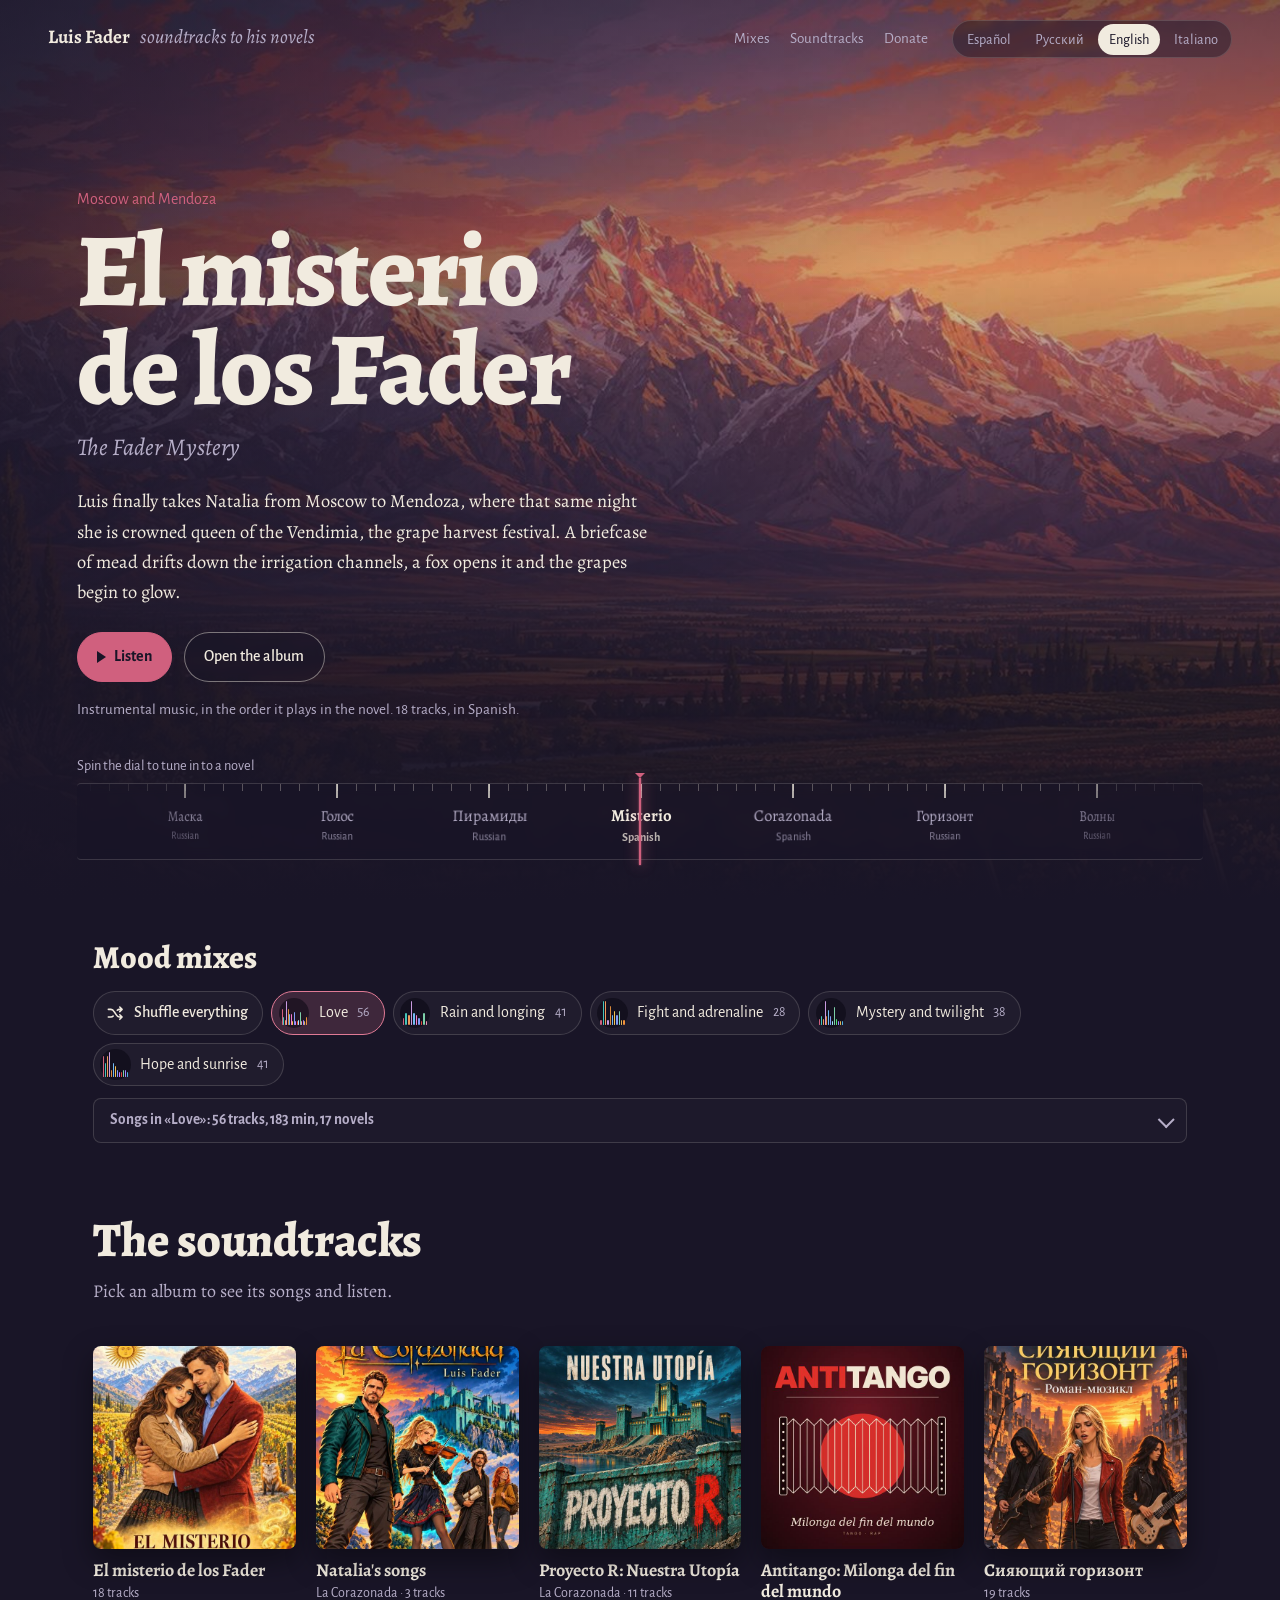
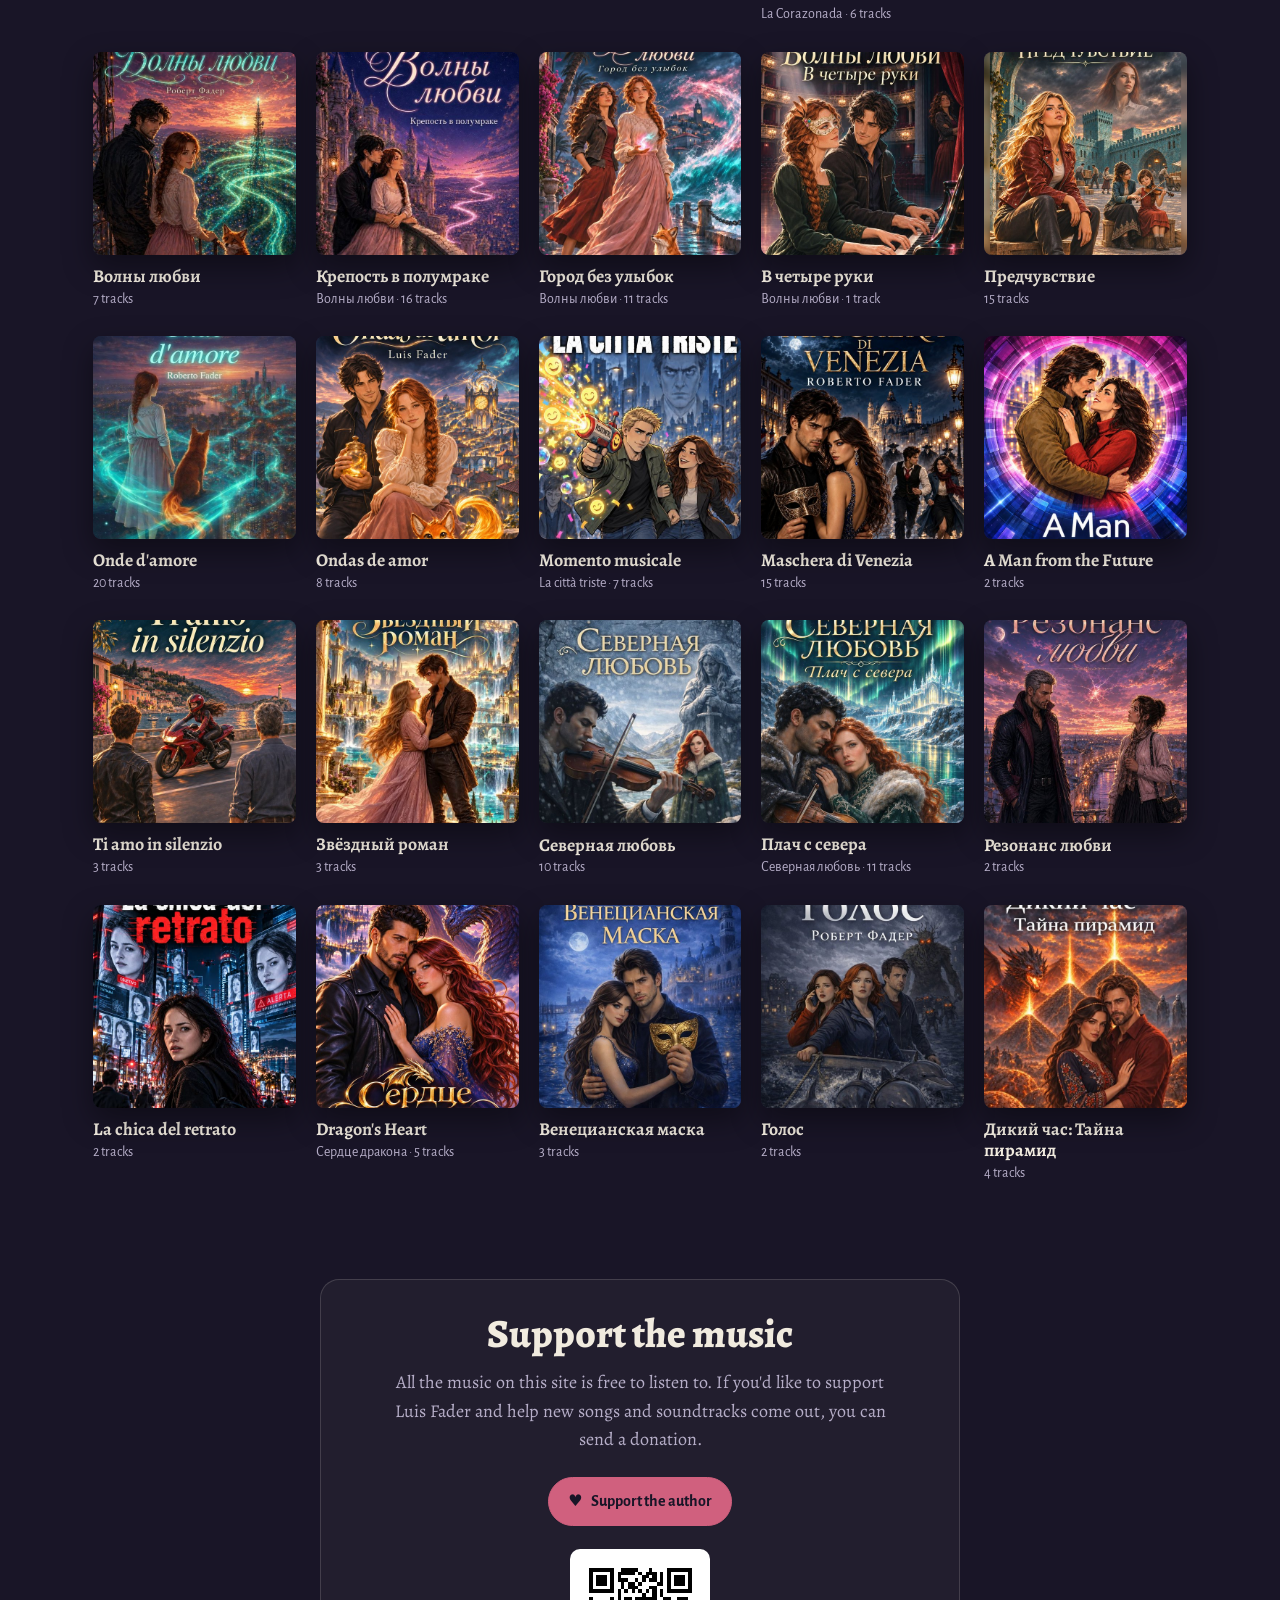
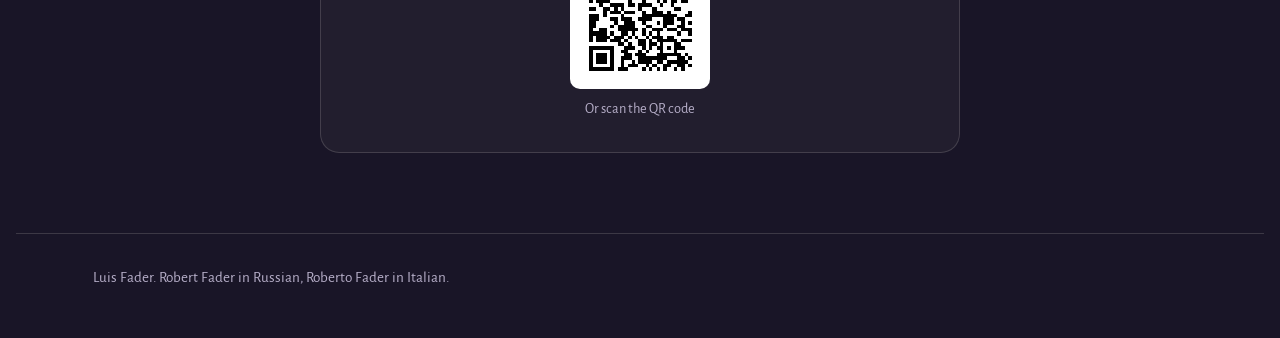
<file: index.html>
<!doctype html>
<html lang="es">
<head>
<meta charset="utf-8">
<meta name="viewport" content="width=device-width, initial-scale=1">
<title>Luis Fader — bandas sonoras de sus novelas</title>
<meta name="description" content="Las bandas sonoras de las novelas de Luis Fader en un solo lugar: Mendoza, la fortaleza turquesa, el horizonte después de la catástrofe, Verdegrado y Sinea. Escuchalas acá o entrá al sitio de cada una.">
<meta property="og:title" content="Luis Fader — bandas sonoras, саундтреки, soundtracks">
<meta property="og:description" content="Sintonizá una novela y escuchá su música. Настройтесь на роман и слушайте его музыку. Tune in to a novel and hear its music.">
<meta property="og:image" content="img/mundos/misteriofader-fondo.jpg">
<meta name="theme-color" content="#191527">
<link rel="manifest" href="manifest.webmanifest">
<link rel="apple-touch-icon" href="img/app/apple-touch-icon.png">
<meta name="apple-mobile-web-app-capable" content="yes">
<meta name="mobile-web-app-capable" content="yes">
<meta name="apple-mobile-web-app-status-bar-style" content="black-translucent">
<meta name="apple-mobile-web-app-title" content="Fader Música">
<link rel="icon" href="data:image/svg+xml,%3Csvg xmlns='http://www.w3.org/2000/svg' viewBox='0 0 32 32'%3E%3Crect width='32' height='32' rx='7' fill='%23191527'/%3E%3Cpath d='M6 22h20M9 22V12M13 22V8M17 22v-9M21 22V10' stroke='%23f1ebdf' stroke-width='2' stroke-linecap='round'/%3E%3C/svg%3E">
<link rel="preconnect" href="https://fonts.googleapis.com">
<link rel="preconnect" href="https://fonts.gstatic.com" crossorigin>
<link href="https://fonts.googleapis.com/css2?family=Alegreya:ital,wght@0,400;0,500;0,700;0,800;1,400;1,500&family=Alegreya+Sans:wght@400;500;700&display=swap&subset=cyrillic" rel="stylesheet">
<link rel="stylesheet" href="style.css?v=20261124e">
</head>
<body>
<a class="skip" href="#bandas" data-i18n="skip">Ir a las bandas sonoras</a>

<header class="top">
  <a class="brand" href="#"><b data-i18n="name">Luis Fader</b> <span data-i18n="tagline">bandas sonoras de sus novelas</span></a>
  <div class="top-right">
    <nav data-i18n-aria="navSections" aria-label="Secciones">
      <a href="#canal" id="nav-canal" data-i18n="navCanal" hidden>Canal</a>
      <a href="#mezclas" data-i18n="navMixes">Mezclas</a>
      <a href="#bandas" data-i18n="navSoundtracks">Bandas sonoras</a>
      <a href="#donar" data-i18n="navDonate">Donar</a>
    </nav>
    <button type="button" class="install" id="install" hidden data-i18n="install">Instalar la app</button>
    <div class="langs" role="group" data-i18n-aria="langPick" aria-label="Idioma del sitio" id="langs">
      <button type="button" data-ui="es" lang="es" aria-pressed="true">Español</button>
      <button type="button" data-ui="ru" lang="ru" aria-pressed="false">Русский</button>
      <button type="button" data-ui="en" lang="en" aria-pressed="false">English</button>
      <button type="button" data-ui="it" lang="it" aria-pressed="false">Italiano</button>
    </div>
  </div>
</header>

<section class="hero" aria-labelledby="hero-title">
  <div class="bg" aria-hidden="true"><div class="layer"></div><div class="layer"></div></div>
  <div class="hero-inner">
    <p class="place" id="hero-place"></p>
    <h1 id="hero-title"></h1>
    <p class="es" id="hero-tr"></p>
    <p class="blurb" id="hero-blurb"></p>
    <div class="actions">
      <button class="btn primary" id="hero-play" type="button" data-i18n="listen">Escuchar</button>
      <a class="btn" id="hero-tracks" href="#bandas" data-i18n="seeTracks">Abrir el disco</a>
    </div>
    <p class="count" id="hero-count"></p>
  </div>

  <div class="radio">
    <p class="radio-hint" id="dial-label" data-i18n="tune">Girá el dial para sintonizar una novela</p>
    <div class="dial">
      <div class="dial-strip" role="radiogroup" aria-labelledby="dial-label" id="dial"><div class="dial-track" id="dial-track"></div></div>
      <div class="needle" aria-hidden="true"></div>
    </div>
  </div>
</section>

<main>
  <section class="block canal" id="canal" aria-labelledby="canal-t" hidden>
    <div class="block-head">
      <h2 id="canal-t" data-i18n="chanH">Música nueva</h2>
      <p data-i18n="chanP">Canciones e instrumentales que van saliendo de a una, de las novelas o de cualquier otra cosa.</p>
    </div>
    <div class="feed" id="feed"></div>
    <button type="button" class="btn feed-more" id="feed-more" hidden>Ver publicaciones anteriores</button>
  </section>

  <section class="block" id="ranking" aria-labelledby="ranking-t" hidden>
    <div class="block-head">
      <h2 id="ranking-t" data-i18n="topH">Lo más escuchado ahora</h2>
      <p data-i18n="topP">Las canciones que más están sonando en el sitio. Tocá una para escucharla.</p>
      <div class="tools"><div class="seg" id="top-pick" role="group"></div></div>
    </div>
    <div id="top" class="toplist"></div>
  </section>

  <section class="block" id="mezclas" aria-labelledby="mezclas-t">
    <div class="mix-head">
      <h2 id="mezclas-t" data-i18n="mixesH">Mezclas por ánimo</h2>
    </div>
    <div id="mixes" class="mixes" role="group" data-i18n-aria="mixesH" aria-label="Mezclas por ánimo"></div>
    <details class="disc mix-list" id="mix-list"><summary><span class="d-name" id="mix-list-t"></span></summary><div id="mix-list-body"></div></details>
  </section>

  <section class="block" id="bandas" aria-labelledby="bandas-t">
    <div class="block-head">
      <h2 id="bandas-t" data-i18n="soundtracksH">Las bandas sonoras</h2>
      <p data-i18n="soundtracksP">Elegí un disco para ver sus canciones y escucharlo.</p>
    </div>
    <div id="worlds"></div>
  </section>


  <section class="block donate" id="donar" aria-labelledby="donar-t">
    <div class="dn-box">
      <h2 id="donar-t" data-i18n="donateH">Apoyá la música</h2>
      <p data-i18n="donateP">Toda la música del sitio se escucha gratis. Si querés apoyar a Luis Fader y ayudar a que salgan nuevas canciones y bandas sonoras, podés enviar una donación.</p>
      <a class="btn dn-btn" href="https://boosty.to/fader26/donate" target="_blank" rel="noopener">♥ <span data-i18n="donateBtn">Apoyar al autor</span></a>
      <div class="dn-qr"><img src="img/app/donate-qr.png" alt="QR" width="140" height="140" loading="lazy"><span data-i18n="donateQr">O escaneá el código QR</span></div>
    </div>
  </section>
</main>

<section class="album-view" id="album" hidden aria-labelledby="av-title"></section>

<footer class="foot">
  <p data-i18n="footName">Luis Fader. Robert Fader en ruso, Roberto Fader en italiano.</p>
</footer>

<aside class="lyrics" id="lyrics" hidden aria-labelledby="ly-title">
  <div class="ly-head">
    <div class="ly-who">
      <p class="ly-title" id="ly-title"></p>
      <p class="ly-sub" id="ly-sub"></p>
    </div>
    <button type="button" class="ly-close" id="ly-close" data-i18n-aria="lyricsClose" aria-label="Cerrar la letra"><svg viewBox="0 0 24 24" aria-hidden="true"><path d="M6 6l12 12M18 6 6 18"/></svg></button>
  </div>
  <div class="ly-tabs" id="ly-tabs" role="group" hidden></div>
  <div class="ly-body" id="ly-body" tabindex="0"></div>
</aside>

<dialog class="cover-view" id="cover-view">
  <img id="cv-img" alt="">
  <button type="button" class="ly-close cv-close" id="cv-close" data-i18n-aria="coverClose" aria-label="Cerrar la imagen"><svg viewBox="0 0 24 24" aria-hidden="true"><path d="M6 6l12 12M18 6 6 18"/></svg></button>
</dialog>

<dialog class="cover-view install-help" id="install-help">
  <div class="ih-box">
    <p class="ih-title" data-i18n="installTitle">Instalar la aplicación</p>
    <p data-i18n="installIOS">En el iPhone: tocá el botón Compartir de Safari y elegí «Agregar a inicio».</p>
    <button type="button" class="btn ih-ok" id="install-ok" data-i18n="installOk">Entendido</button>
  </div>
</dialog>

<aside class="queue" id="queue" hidden aria-labelledby="q-title">
  <div class="ly-head">
    <div class="ly-who">
      <p class="ly-title" id="q-title"></p>
      <p class="ly-sub" id="q-sub"></p>
    </div>
    <button type="button" class="ly-close" id="q-close" data-i18n-aria="queueClose" aria-label="Cerrar la lista"><svg viewBox="0 0 24 24" aria-hidden="true"><path d="M6 6l12 12M18 6 6 18"/></svg></button>
  </div>
  <ol class="q-body" id="q-body"></ol>
</aside>

<div class="player" id="player" hidden>
  <img class="p-cover" id="p-cover" alt="" role="button" tabindex="0">
  <div class="p-meta">
    <button type="button" class="p-title" id="p-title" aria-expanded="false" aria-controls="queue"></button>
    <p class="p-sub" id="p-sub"></p>
  </div>
  <button type="button" class="p-spec" id="p-spec-btn" hidden><canvas id="p-spec" aria-hidden="true"></canvas></button>
  <div class="p-controls">
    <button type="button" id="p-prev" data-i18n-aria="prev" aria-label="Pista anterior"><svg viewBox="0 0 24 24" aria-hidden="true"><path d="M7 5v14M18 5 9 12l9 7z"/></svg></button>
    <button type="button" id="p-toggle" class="p-main" aria-label="Pausar"><svg viewBox="0 0 24 24" aria-hidden="true" id="p-icon"><path d="M8 5v14M16 5v14"/></svg></button>
    <button type="button" id="p-next" data-i18n-aria="next" aria-label="Pista siguiente"><svg viewBox="0 0 24 24" aria-hidden="true"><path d="M17 5v14M6 5l9 7-9 7z"/></svg></button>
  </div>
  <div class="p-progress">
    <span id="p-cur">0:00</span>
    <input type="range" id="p-seek" min="0" max="1000" value="0" data-i18n-aria="seek" aria-label="Posición en la pista">
    <span id="p-dur">0:00</span>
  </div>
  <button type="button" class="p-ly" id="p-ly" aria-expanded="false" aria-controls="lyrics"><svg viewBox="0 0 24 24" aria-hidden="true"><path d="M4 6h11M4 10h11M4 14h7"/><circle cx="17.5" cy="17" r="2.5"/><path d="M20 17V7l-3 1"/></svg><span data-i18n="lyrics">Letra</span></button>
  <p class="p-error" id="p-error" role="status"></p>
  <audio id="audio" preload="none"></audio>
</div>

<script src="canal/posts.js"></script>
<script src="data.js?v=20261124e"></script>
<script src="app.js?v=20261124e"></script>
</body>
</html>
</file>
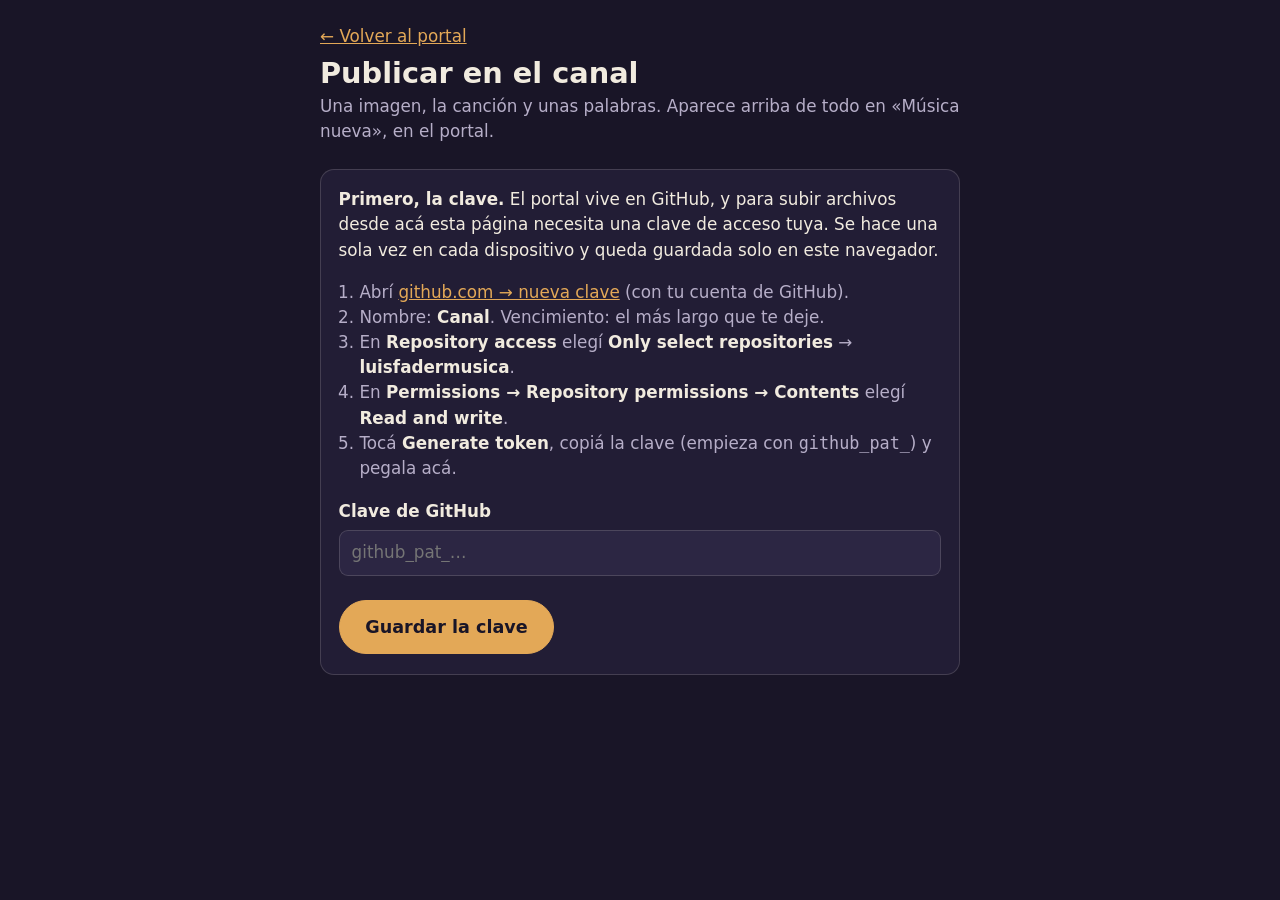
<file: publicar.html>
<!doctype html>
<html lang="es">
<head>
<meta charset="utf-8">
<meta name="viewport" content="width=device-width, initial-scale=1">
<meta name="robots" content="noindex, nofollow">
<title>Publicar en el canal — Luis Fader</title>
<meta name="theme-color" content="#191527">
<link rel="icon" href="data:image/svg+xml,%3Csvg xmlns='http://www.w3.org/2000/svg' viewBox='0 0 32 32'%3E%3Crect width='32' height='32' rx='7' fill='%23191527'/%3E%3Cpath d='M16 8v16M8 16h16' stroke='%23e3a857' stroke-width='3' stroke-linecap='round'/%3E%3C/svg%3E">
<style>
:root{--night:#191527;--night-2:#221d35;--night-3:#2c2643;--paper:#f1ebdf;--muted:#b6aec8;--rule:rgba(241,235,223,.16);--w:#e3a857;--ok:#8fd19e;--err:#ff8f8f;
  --sans:"Alegreya Sans","Segoe UI",system-ui,-apple-system,sans-serif}
*{box-sizing:border-box}
body{margin:0;background:var(--night);color:var(--paper);font-family:var(--sans);font-size:1.05rem;line-height:1.5}
main{max-width:42rem;margin:0 auto;padding:1.5rem 1rem 6rem}
h1{font-size:1.8rem;margin:.5rem 0 .25rem;line-height:1.15}
h2{font-size:1.25rem;margin:2.5rem 0 1rem}
.lead{color:var(--muted);margin:0 0 1.5rem}
a{color:var(--w)}
.card{background:var(--night-2);border:1px solid var(--rule);border-radius:14px;padding:1.1rem 1.1rem 1.25rem}
label,.lab{display:block;font-weight:600;margin:1.1rem 0 .35rem}
.card > label:first-child,.card > .lab:first-child{margin-top:0}
.hint{display:block;font-weight:400;color:var(--muted);font-size:.9rem}
input[type=text],input[type=password],input[type=datetime-local],textarea,select{width:100%;font:inherit;color:var(--paper);background:var(--night-3);border:1px solid var(--rule);border-radius:9px;padding:.6rem .75rem}
textarea{min-height:7rem;resize:vertical}
input:focus,textarea:focus,select:focus{outline:2px solid var(--w);outline-offset:1px}
.pick{position:relative;display:flex;align-items:center;gap:.9rem;min-height:4.5rem;border:1.5px dashed rgba(241,235,223,.3);border-radius:12px;padding:.75rem;cursor:pointer;background:rgba(241,235,223,.02)}
.pick:hover,.pick:focus-within{border-color:var(--w)}
.pick input{position:absolute;inset:0;opacity:0;cursor:pointer}
.pick .ph{width:4.2rem;height:4.2rem;border-radius:9px;background:var(--night-3);display:grid;place-items:center;flex:none;overflow:hidden;color:var(--muted);font-size:1.6rem}
.pick .ph img{width:100%;height:100%;object-fit:cover}
.pick .pt{min-width:0}
.pick .pt b{display:block;overflow-wrap:anywhere}
.pick .pt span{color:var(--muted);font-size:.9rem}
.pick.has{border-style:solid;border-color:rgba(227,168,87,.6)}
audio{width:100%;margin-top:.6rem}
.seg{display:flex;flex-wrap:wrap;gap:.4rem}
.seg label{margin:0;font-weight:500;display:inline-flex;align-items:center;gap:.4rem;border:1px solid var(--rule);border-radius:999px;padding:.4rem .85rem;cursor:pointer}
.seg input{accent-color:var(--w)}
.seg label:has(input:checked){border-color:var(--w);background:rgba(227,168,87,.12)}
.row{display:flex;gap:.6rem;align-items:center;flex-wrap:wrap;margin-top:.5rem}
.row input[type=datetime-local]{flex:1 1 14rem;width:auto}
button{font:inherit;cursor:pointer}
.btn{display:inline-flex;align-items:center;justify-content:center;gap:.4rem;border-radius:999px;border:1px solid rgba(241,235,223,.4);background:none;color:var(--paper);padding:.55rem 1.05rem;font-weight:500}
.btn:hover{border-color:var(--paper)}
.btn.main{background:var(--w);border-color:var(--w);color:var(--night);font-weight:700;font-size:1.1rem;padding:.8rem 1.6rem}
.btn.small{font-size:.9rem;padding:.35rem .8rem}
.btn.danger{border-color:rgba(255,143,143,.5);color:var(--err)}
.btn:disabled{opacity:.45;cursor:default}
.actions{display:flex;gap:.75rem;flex-wrap:wrap;align-items:center;margin-top:1.5rem}
.log{margin-top:1rem;padding:.75rem 1rem;border-radius:10px;background:var(--night-3);font-size:.95rem;white-space:pre-wrap}
.log:empty{display:none}
.log .ok{color:var(--ok)} .log .err{color:var(--err)}
.bar{height:6px;border-radius:3px;background:rgba(241,235,223,.12);overflow:hidden;margin-top:.5rem}
.bar i{display:block;height:100%;width:0;background:var(--w);transition:width .3s}
.posts{list-style:none;padding:0;margin:0;display:flex;flex-direction:column;gap:.6rem}
.posts li{display:grid;grid-template-columns:3.4rem minmax(0,1fr);gap:.4rem .8rem;align-items:center;background:var(--night-2);border:1px solid var(--rule);border-radius:12px;padding:.6rem}
.posts img{width:3.4rem;height:3.4rem;object-fit:cover;border-radius:8px;background:var(--night-3);grid-row:span 2}
.posts .t{font-weight:700;overflow-wrap:anywhere}
.posts .m{color:var(--muted);font-size:.88rem}
.posts .m .soon{color:var(--w)}
.posts .b{grid-column:2;display:flex;gap:.4rem;flex-wrap:wrap}
.empty{color:var(--muted)}
details.key summary{cursor:pointer;color:var(--muted)}
details.key[open] summary{color:var(--paper);margin-bottom:.75rem}
ol.steps{padding-left:1.3rem;margin:.25rem 0 1rem;color:var(--muted)}
ol.steps b{color:var(--paper)}
.editing{display:flex;justify-content:space-between;align-items:center;gap:.75rem;background:rgba(227,168,87,.14);border:1px solid rgba(227,168,87,.5);border-radius:10px;padding:.5rem .8rem;margin-bottom:1rem}
[hidden]{display:none!important}
</style>
</head>
<body>
<main>
  <p class="lead" style="margin:0"><a href="./">← Volver al portal</a></p>
  <h1>Publicar en el canal</h1>
  <p class="lead">Una imagen, la canción y unas palabras. Aparece arriba de todo en «Música nueva», en el portal.</p>

  <!-- La clave de GitHub (se guarda solo en este dispositivo) -->
  <section id="key-box" class="card" hidden>
    <p style="margin-top:0"><b>Primero, la clave.</b> El portal vive en GitHub, y para subir archivos desde acá esta página necesita una clave de acceso tuya. Se hace una sola vez en cada dispositivo y queda guardada solo en este navegador.</p>
    <ol class="steps">
      <li>Abrí <a href="https://github.com/settings/personal-access-tokens/new" target="_blank" rel="noopener">github.com → nueva clave</a> (con tu cuenta de GitHub).</li>
      <li>Nombre: <b>Canal</b>. Vencimiento: el más largo que te deje.</li>
      <li>En <b>Repository access</b> elegí <b>Only select repositories</b> → <b>luisfadermusica</b>.</li>
      <li>En <b>Permissions → Repository permissions → Contents</b> elegí <b>Read and write</b>.</li>
      <li>Tocá <b>Generate token</b>, copiá la clave (empieza con <code>github_pat_</code>) y pegala acá.</li>
    </ol>
    <label for="key">Clave de GitHub</label>
    <input type="password" id="key" autocomplete="off" spellcheck="false" placeholder="github_pat_…">
    <div class="actions"><button type="button" class="btn main" id="key-save">Guardar la clave</button></div>
    <div class="log" id="key-log"></div>
  </section>

  <div id="app" hidden>
    <form id="form" class="card" novalidate>
      <div class="editing" id="editing" hidden><span>Estás editando <b id="editing-t"></b></span><button type="button" class="btn small" id="edit-cancel">Cancelar</button></div>

      <span class="lab">Imagen <span class="hint">Se achica sola para que cargue rápido.</span></span>
      <div class="pick" id="img-pick"><input type="file" id="img" accept="image/*"><span class="ph" id="img-ph">🖼</span><span class="pt"><b id="img-name">Elegir imagen</b><span id="img-info">JPG, PNG o WEBP</span></span></div>

      <span class="lab">Canción</span>
      <div class="pick" id="mp3-pick"><input type="file" id="mp3" accept="audio/mpeg,.mp3"><span class="ph">♪</span><span class="pt"><b id="mp3-name">Elegir el MP3</b><span id="mp3-info">Archivo .mp3</span></span></div>
      <audio id="mp3-prev" controls preload="metadata" hidden></audio>

      <label for="titulo">Título</label>
      <input type="text" id="titulo" maxlength="120" required autocomplete="off">

      <label for="texto">Texto de la publicación <span class="hint">Opcional. Una línea en blanco separa párrafos; los enlaces se pueden tocar.</span></label>
      <textarea id="texto"></textarea>

      <span class="lab">¿Qué es?</span>
      <div class="seg" role="radiogroup">
        <label><input type="radio" name="voz" value="S" checked> Canción (con voz)</label>
        <label><input type="radio" name="voz" value="i"> Instrumental</label>
      </div>

      <div id="letra-box">
        <label for="letra">Letra <span class="hint">Opcional. Se lee en el reproductor («Letra») y debajo de la publicación.</span></label>
        <textarea id="letra"></textarea>
      </div>

      <label for="lang">Idioma de la canción</label>
      <select id="lang">
        <option value="es">Castellano</option><option value="ru">Ruso</option><option value="it">Italiano</option>
        <option value="en">Inglés</option><option value="pt">Portugués</option><option value="sr">Serbio</option><option value="ro">Rumano</option>
        <option value="">Sin idioma / instrumental</option>
      </select>

      <label for="animo">¿En qué mezcla por ánimo entra? <span class="hint">Opcional. Si elegís una, también suena en esa mezcla.</span></label>
      <select id="animo">
        <option value="">En ninguna</option><option value="A">Amor</option><option value="L">Lluvia y nostalgia</option>
        <option value="F">Lucha y adrenalina</option><option value="M">Misterio y penumbra</option><option value="E">Esperanza y amanecer</option>
      </select>

      <span class="lab">¿Cuándo sale?</span>
      <div class="seg" role="radiogroup">
        <label><input type="radio" name="cuando" value="ya" checked> Ahora</label>
        <label><input type="radio" name="cuando" value="prog"> Programar</label>
      </div>
      <div class="row" id="prog-box" hidden>
        <input type="datetime-local" id="fecha">
        <button type="button" class="btn small" id="next-free">Próximo día libre</button>
      </div>
      <span class="hint" id="prog-hint" hidden>Queda guardada y aparece sola en el portal ese día y a esa hora (hora de este dispositivo).</span>

      <div class="actions">
        <button type="submit" class="btn main" id="go">Publicar</button>
      </div>
      <div class="log" id="log"></div>
      <div class="bar" id="bar" hidden><i></i></div>
    </form>

    <h2>Tus publicaciones</h2>
    <ul class="posts" id="list"><li class="empty" style="display:block">Cargando…</li></ul>

    <details class="key" style="margin-top:3rem"><summary>La clave de GitHub</summary>
      <p class="hint">Está guardada en este navegador. Si la cambiaste en GitHub o venció, olvidala y pegá la nueva.</p>
      <button type="button" class="btn small danger" id="key-forget">Olvidar la clave en este dispositivo</button>
    </details>
  </div>
</main>

<script>
(function(){
  "use strict";
  /* Dónde vive el portal */
  const OWNER = "luisfader", REPO = "luisfadermusica", BRANCH = "main";
  const API = "https://api.github.com/repos/" + OWNER + "/" + REPO;
  const POSTS = "canal/posts.js";
  const KEY = "fader-canal-token";
  const $ = s => document.querySelector(s);
  const esc = s => String(s == null ? "" : s).replace(/[&<>"']/g, c => ({"&":"&amp;","<":"&lt;",">":"&gt;",'"':"&quot;","'":"&#39;"}[c]));

  let token = ""; try{ token = localStorage.getItem(KEY) || ""; }catch(e){}
  let posts = [], editing = null, imgFile = null, mp3File = null, mp3Dur = "";

  /* ---------- GitHub ---------- */
  async function gh(path, opt = {}){
    const r = await fetch(path.startsWith("http") ? path : API + path, Object.assign({cache: "no-store"}, opt, {
      headers: Object.assign({Authorization: "Bearer " + token, Accept: "application/vnd.github+json", "X-GitHub-Api-Version": "2022-11-28"}, opt.headers || {})
    }));
    if(!r.ok){
      let msg = ""; try{ msg = (await r.json()).message || ""; }catch(e){}
      const err = new Error(r.status + (msg ? " " + msg : "")); err.status = r.status; throw err;
    }
    return opt.raw ? r.text() : r.json();
  }
  const post = (path, body, method = "POST") => gh(path, {method, body: JSON.stringify(body), headers: {"Content-Type": "application/json"}});
  function parsePosts(text){
    const m = /window\.CANAL\s*=\s*([\s\S]*?);?\s*$/.exec(text.replace(/\/\*[\s\S]*?\*\//g, "").trim());
    if(!m) throw new Error("canal/posts.js no tiene el formato esperado");
    const a = JSON.parse(m[1]); if(!Array.isArray(a)) throw new Error("canal/posts.js no es una lista");
    return a;
  }
  const HEADER = "/* Publicaciones del canal «Música nueva». Este archivo lo escribe publicar.html.\n   Si se edita a mano, la lista tiene que seguir siendo JSON válido. */\n";
  const writePosts = a => HEADER + "window.CANAL = " + JSON.stringify(a, null, 1) + ";\n";
  async function loadPosts(ref){
    try{ return parsePosts(await gh("/contents/" + POSTS + "?ref=" + (ref || BRANCH), {raw: true, headers: {Accept: "application/vnd.github.raw+json"}})); }
    catch(e){ if(e.status === 404) return []; throw e; }
  }
  /* Un solo commit con todos los archivos nuevos o borrados y la lista de publicaciones al día.
     files: [{path, b64}] o [{path, text}] o [{path, del:true}]. change(lista) devuelve la lista nueva. */
  async function commit(message, files, change, progress){
    const blobs = {};
    let done = 0; const up = files.filter(f => !f.del);
    for(const f of up){
      const b = await post("/git/blobs", f.b64 != null ? {content: f.b64, encoding: "base64"} : {content: f.text, encoding: "utf-8"});
      blobs[f.path] = b.sha; done++; progress && progress(done / (up.length + 1));
    }
    for(let attempt = 0; attempt < 3; attempt++){
      const ref = await gh("/git/ref/heads/" + BRANCH);
      const head = ref.object.sha;
      const base = await gh("/git/commits/" + head);
      const now = await loadPosts(head);
      const next = change(now);
      const pb = await post("/git/blobs", {content: writePosts(next), encoding: "utf-8"});
      const tree = files.map(f => f.del ? {path: f.path, mode: "100644", type: "blob", sha: null} : {path: f.path, mode: "100644", type: "blob", sha: blobs[f.path]});
      tree.push({path: POSTS, mode: "100644", type: "blob", sha: pb.sha});
      const t = await post("/git/trees", {base_tree: base.tree.sha, tree});
      const c = await post("/git/commits", {message, tree: t.sha, parents: [head]});
      try{
        await post("/git/refs/heads/" + BRANCH, {sha: c.sha, force: false}, "PATCH");
        progress && progress(1);
        return next;
      }catch(e){ if(e.status !== 422 || attempt === 2) throw e; }   // alguien cambió algo justo ahora: se reintenta
    }
  }

  /* ---------- Clave ---------- */
  function showApp(){ $("#key-box").hidden = !!token; $("#app").hidden = !token; if(token) refresh(); }
  $("#key-save").addEventListener("click", async () => {
    const v = $("#key").value.trim(); const log = $("#key-log");
    if(!v){ log.innerHTML = '<span class="err">Pegá la clave primero.</span>'; return; }
    token = v; log.textContent = "Probando la clave…";
    try{
      const r = await gh("");
      if(r.permissions && !r.permissions.push) throw new Error("La clave puede leer pero no escribir. En «Contents» tiene que decir «Read and write».");
      try{ localStorage.setItem(KEY, token); }catch(e){}
      log.textContent = ""; $("#key").value = ""; showApp();
    }catch(e){
      token = "";
      log.innerHTML = '<span class="err">' + esc(e.status === 401 ? "GitHub no reconoce esa clave. Revisá que esté completa." : e.status === 404 ? "La clave no tiene acceso al repositorio luisfadermusica." : e.message) + '</span>';
    }
  });
  $("#key-forget").addEventListener("click", () => { try{ localStorage.removeItem(KEY); }catch(e){} token = ""; showApp(); });

  /* ---------- Archivos ---------- */
  const toB64 = blob => new Promise((ok, ko) => { const r = new FileReader(); r.onload = () => ok(String(r.result).split(",")[1]); r.onerror = () => ko(r.error); r.readAsDataURL(blob); });
  const clock = t => { t = Math.max(0, Math.round(t || 0)); return Math.floor(t / 60) + ":" + String(t % 60).padStart(2, "0"); };
  const mb = n => (n / 1048576).toFixed(1).replace(".", ",") + " MB";
  /* La imagen se achica a 1400 px de lado como máximo y se guarda en JPG */
  function shrink(file){
    return new Promise((ok, ko) => {
      const img = new Image(), u = URL.createObjectURL(file);
      img.onload = () => {
        const max = 1400, k = Math.min(1, max / Math.max(img.naturalWidth, img.naturalHeight));
        const c = document.createElement("canvas");
        c.width = Math.round(img.naturalWidth * k); c.height = Math.round(img.naturalHeight * k);
        const x = c.getContext("2d"); x.fillStyle = "#191527"; x.fillRect(0, 0, c.width, c.height);
        x.drawImage(img, 0, 0, c.width, c.height); URL.revokeObjectURL(u);
        c.toBlob(b => b ? ok(b) : ko(new Error("No se pudo procesar la imagen")), "image/jpeg", 0.86);
      };
      img.onerror = () => { URL.revokeObjectURL(u); ko(new Error("Ese archivo no parece una imagen")); };
      img.src = u;
    });
  }
  $("#img").addEventListener("change", () => {
    const f = $("#img").files[0]; imgFile = f || null;
    $("#img-pick").classList.toggle("has", !!f);
    $("#img-name").textContent = f ? f.name : "Elegir imagen";
    $("#img-info").textContent = f ? mb(f.size) : "JPG, PNG o WEBP";
    $("#img-ph").innerHTML = f ? '<img alt="" src="' + URL.createObjectURL(f) + '">' : "🖼";
  });
  $("#mp3").addEventListener("change", () => {
    const f = $("#mp3").files[0]; mp3File = f || null; mp3Dur = "";
    $("#mp3-pick").classList.toggle("has", !!f);
    $("#mp3-name").textContent = f ? f.name : "Elegir el MP3";
    $("#mp3-info").textContent = f ? mb(f.size) : "Archivo .mp3";
    const a = $("#mp3-prev");
    if(!f){ a.hidden = true; a.removeAttribute("src"); return; }
    a.src = URL.createObjectURL(f); a.hidden = false;
    a.onloadedmetadata = () => { if(isFinite(a.duration)){ mp3Dur = clock(a.duration); $("#mp3-info").textContent = mb(f.size) + " · " + mp3Dur; } };
    if(!$("#titulo").value.trim()) $("#titulo").value = f.name.replace(/\.mp3$/i, "").replace(/^\d+[\s._-]*/, "").replace(/[_]+/g, " ").trim();
    if(f.size > 95 * 1048576) say("Ese MP3 pesa más de 95 MB: GitHub no lo va a aceptar. Exportalo con menos calidad (192 kbps alcanza).", "err");
  });
  const vozVal = () => document.querySelector('input[name=voz]:checked').value;
  const syncVoz = () => { $("#letra-box").hidden = vozVal() !== "S"; };
  document.querySelectorAll('input[name=voz]').forEach(r => r.addEventListener("change", syncVoz));
  const cuandoVal = () => document.querySelector('input[name=cuando]:checked').value;
  const syncCuando = () => { const p = cuandoVal() === "prog"; $("#prog-box").hidden = !p; $("#prog-hint").hidden = !p; if(p && !$("#fecha").value) nextFree(); };
  document.querySelectorAll('input[name=cuando]').forEach(r => r.addEventListener("change", syncCuando));

  /* Fechas: en el archivo van en UTC; en el formulario, en la hora de este dispositivo */
  const pad = n => String(n).padStart(2, "0");
  const toLocalInput = d => d.getFullYear() + "-" + pad(d.getMonth() + 1) + "-" + pad(d.getDate()) + "T" + pad(d.getHours()) + ":" + pad(d.getMinutes());
  const localDay = d => d.getFullYear() + "-" + pad(d.getMonth() + 1) + "-" + pad(d.getDate());
  /* El día siguiente a la última publicación (o mañana), a la misma hora que la última programada, o a las 12 */
  function nextFree(){
    const last = posts.map(p => new Date(p.fecha)).filter(d => !isNaN(d)).sort((a, b) => b - a)[0];
    const now = new Date();
    let d = last && last > now ? new Date(last) : new Date(now);
    if(!(last && last > now)) d.setHours(12, 0, 0, 0);
    d.setDate(d.getDate() + 1);
    $("#fecha").value = toLocalInput(d);
  }
  $("#next-free").addEventListener("click", nextFree);

  const TR = {"а":"a","б":"b","в":"v","г":"g","д":"d","е":"e","ё":"yo","ж":"zh","з":"z","и":"i","й":"j","к":"k","л":"l","м":"m","н":"n","о":"o","п":"p","р":"r","с":"s","т":"t","у":"u","ф":"f","х":"h","ц":"c","ч":"ch","ш":"sh","щ":"shch","ъ":"","ы":"y","ь":"","э":"e","ю":"yu","я":"ya","ђ":"dj","ј":"j","љ":"lj","њ":"nj","ћ":"c","џ":"dz","ș":"s","ț":"t"};
  const slug = s => [...String(s).toLowerCase()].map(c => TR[c] != null ? TR[c] : c).join("").normalize("NFD").replace(/[̀-ͯ]/g, "").replace(/[^a-z0-9]+/g, "-").replace(/^-+|-+$/g, "").slice(0, 48).replace(/-+$/, "") || "cancion";
  const lyFor = mp3 => "letras/canal/" + mp3.split("/").pop().replace(/\.mp3$/i, "") + ".txt";
  const stamp = () => Date.now().toString(36).slice(-5);

  /* ---------- Mensajes ---------- */
  function say(msg, cls){ $("#log").innerHTML = cls ? '<span class="' + cls + '">' + esc(msg) + '</span>' : esc(msg); }
  function bar(p){ const b = $("#bar"); b.hidden = p == null; if(p != null) b.firstElementChild.style.width = Math.round(p * 100) + "%"; }

  /* ---------- Publicar o guardar cambios ---------- */
  $("#form").addEventListener("submit", async e => {
    e.preventDefault();
    const titulo = $("#titulo").value.trim();
    if(!editing && !mp3File) return say("Falta elegir el MP3.", "err");
    if(!titulo) return say("Falta el título.", "err");
    if(mp3File && !/\.mp3$/i.test(mp3File.name) && mp3File.type !== "audio/mpeg") return say("La canción tiene que ser un archivo .mp3.", "err");
    let fecha;
    if(cuandoVal() === "prog"){
      const d = new Date($("#fecha").value);
      if(isNaN(d)) return say("Elegí el día y la hora en que tiene que salir.", "err");
      fecha = d.toISOString();
    }else fecha = editing && Date.parse(editing.fecha) <= Date.now() ? editing.fecha : new Date().toISOString();

    const voz = vozVal() === "S", letra = voz ? $("#letra").value.trim() : "";
    const go = $("#go"); go.disabled = true;
    try{
      const files = [];
      const id = editing ? editing.id : (() => {
        const base = localDay(new Date(fecha)) + "-" + slug(titulo); let id = base, n = 2;
        while(posts.some(p => p.id === id)) id = base + "-" + n++;
        return id;
      })();
      const p = Object.assign({}, editing || {}, {id, fecha, titulo, texto: $("#texto").value.trim(), lang: $("#lang").value, voz, animo: $("#animo").value});
      if(!p.animo) delete p.animo;
      if(!p.texto) delete p.texto;
      if(imgFile){
        say("Preparando la imagen…");
        const small = await shrink(imgFile);
        p.img = "canal/img/" + id + (editing ? "-" + stamp() : "") + ".jpg";
        files.push({path: p.img, b64: await toB64(small)});
        if(editing && editing.img) files.push({path: editing.img, del: true});
      }
      if(mp3File){
        say("Leyendo la canción…");
        p.mp3 = "canal/audio/" + id + (editing ? "-" + stamp() : "") + ".mp3";
        p.dur = mp3Dur || p.dur || "";
        files.push({path: p.mp3, b64: await toB64(mp3File)});
        if(editing && editing.mp3) files.push({path: editing.mp3, del: true});
      }
      if(!p.dur) delete p.dur;
      /* la letra va en letras/canal/<mismo nombre que el mp3>.txt */
      if(editing && editing.letra && (lyFor(editing.mp3) !== lyFor(p.mp3) || !letra)) files.push({path: lyFor(editing.mp3), del: true});
      if(letra){ files.push({path: lyFor(p.mp3), text: letra + "\n"}); p.letra = true; } else delete p.letra;

      say("Subiendo a GitHub… (con un MP3 grande puede tardar un poco)"); bar(0);
      const wasEditing = editing;
      posts = await commit((wasEditing ? "Canal: cambios en «" : "Canal: «") + titulo + "»", files,
        list => { const i = list.findIndex(x => x.id === p.id); if(i >= 0) list[i] = p; else list.push(p); return list; },
        bar);
      const prog = Date.parse(fecha) > Date.now();
      say(wasEditing ? "Listo, cambios guardados. En un minuto se ven en el portal."
        : prog ? "Listo. Queda programada para el " + new Date(fecha).toLocaleString("es-AR", {dateStyle: "long", timeStyle: "short"})
        : "¡Publicada! En uno o dos minutos aparece en el portal (GitHub tarda un poquito en actualizar la página).", "ok");
      resetForm(true);
      renderList();
    }catch(err){
      bar(null);
      say(err.status === 401 ? "GitHub rechazó la clave (¿venció?). Olvidala abajo de todo y pegá una nueva."
        : err.status === 403 || err.status === 404 ? "La clave no tiene permiso para escribir en luisfadermusica. Revisá que en «Contents» diga «Read and write»."
        : err.status === 422 && mp3File && mp3File.size > 50 * 1048576 ? "GitHub no aceptó el MP3, seguramente por el tamaño. Probá exportarlo a 192 kbps."
        : "No se pudo publicar: " + err.message + ". Probá de nuevo; si sigue, avisame.", "err");
    }finally{ go.disabled = false; }
  });

  function resetForm(keepLog){
    editing = null; imgFile = null; mp3File = null; mp3Dur = "";
    $("#form").reset(); $("#img").dispatchEvent(new Event("change")); $("#mp3").dispatchEvent(new Event("change"));
    $("#editing").hidden = true; $("#go").textContent = "Publicar"; $("#fecha").value = "";
    syncVoz(); syncCuando();
    if(!keepLog){ say(""); bar(null); } else setTimeout(() => bar(null), 1500);
  }
  $("#edit-cancel").addEventListener("click", () => resetForm(false));

  /* ---------- Lista de publicaciones ---------- */
  const raw = path => "https://raw.githubusercontent.com/" + OWNER + "/" + REPO + "/" + BRANCH + "/" + path;
  async function refresh(){
    try{ posts = await loadPosts(); renderList(); }
    catch(e){
      $("#list").innerHTML = '<li class="empty" style="display:block">No se pudo leer la lista (' + esc(e.message) + ').</li>';
      if(e.status === 401){ say("GitHub rechazó la clave (¿venció?). Olvidala abajo de todo y pegá una nueva.", "err"); }
    }
  }
  function renderList(){
    const now = Date.now();
    const a = posts.slice().sort((x, y) => (Date.parse(y.fecha) || 0) - (Date.parse(x.fecha) || 0));
    $("#list").innerHTML = a.length ? a.map(p => {
      const t = Date.parse(p.fecha), soon = t > now;
      const when = isNaN(t) ? "" : new Date(t).toLocaleString("es-AR", {dateStyle: "medium", timeStyle: "short"});
      return '<li>' + (p.img ? '<img alt="" loading="lazy" src="' + esc(raw(p.img)) + '">' : '<img alt="">') +
        '<div><div class="t">' + esc(p.titulo) + '</div><div class="m">' + (soon ? '<span class="soon">Programada · ' + esc(when) + '</span>' : esc(when)) +
        ' · ' + (p.voz ? "canción" : "instrumental") + (p.dur ? " · " + esc(p.dur) : "") + '</div></div>' +
        '<div class="b"><button type="button" class="btn small" data-edit="' + esc(p.id) + '">Editar</button>' +
        '<button type="button" class="btn small danger" data-del="' + esc(p.id) + '">Borrar</button>' +
        (soon ? '' : '<a class="btn small" href="./#post-' + encodeURIComponent(p.id) + '" target="_blank" rel="noopener">Ver</a>') + '</div></li>';
    }).join("") : '<li class="empty" style="display:block">Todavía no hay publicaciones. La primera la hacés con el formulario de arriba.</li>';
  }
  $("#list").addEventListener("click", async e => {
    const ed = e.target.closest("[data-edit]"), del = e.target.closest("[data-del]");
    if(ed){
      const p = posts.find(x => x.id === ed.dataset.edit); if(!p) return;
      resetForm(false); editing = p;
      $("#editing").hidden = false; $("#editing-t").textContent = "«" + p.titulo + "»"; $("#go").textContent = "Guardar cambios";
      $("#titulo").value = p.titulo || ""; $("#texto").value = typeof p.texto === "string" ? p.texto : (p.texto && p.texto.es) || "";
      $("#lang").value = p.lang != null ? p.lang : "es"; $("#animo").value = p.animo || "";
      document.querySelector('input[name=voz][value="' + (p.voz ? "S" : "i") + '"]').checked = true; syncVoz();
      const soon = Date.parse(p.fecha) > Date.now();
      document.querySelector('input[name=cuando][value="' + (soon ? "prog" : "ya") + '"]').checked = true;
      if(soon) $("#fecha").value = toLocalInput(new Date(p.fecha));
      syncCuando();
      $("#img-name").textContent = "Dejar la imagen actual"; $("#img-info").textContent = "o elegir otra";
      if(p.img) $("#img-ph").innerHTML = '<img alt="" src="' + esc(raw(p.img)) + '">';
      $("#mp3-name").textContent = "Dejar la canción actual"; $("#mp3-info").textContent = "o elegir otro MP3";
      if(p.letra){
        $("#letra").value = "Cargando la letra…";
        gh("/contents/" + lyFor(p.mp3) + "?ref=" + BRANCH, {raw: true, headers: {Accept: "application/vnd.github.raw+json"}})
          .then(t => { if(editing === p) $("#letra").value = t.trim(); }).catch(() => { if(editing === p) $("#letra").value = ""; });
      }
      $("#form").scrollIntoView({behavior: "smooth", block: "start"});
      return;
    }
    if(del){
      const p = posts.find(x => x.id === del.dataset.del); if(!p) return;
      if(!confirm("¿Borrar «" + p.titulo + "»? Se quitan del portal la publicación, la imagen y la canción.")) return;
      del.disabled = true; say("Borrando «" + p.titulo + "»…");
      try{
        const files = [p.img, p.mp3, p.letra ? lyFor(p.mp3) : null].filter(Boolean).map(path => ({path, del: true}));
        posts = await commit("Canal: se quita «" + p.titulo + "»", files, list => list.filter(x => x.id !== p.id));
        if(editing && editing.id === p.id) resetForm(true);
        say("Borrada.", "ok"); renderList();
      }catch(err){ del.disabled = false; say("No se pudo borrar: " + err.message, "err"); }
    }
  });

  syncVoz(); syncCuando(); showApp();
})();
</script>
</body>
</html>
</file>
<file: style.css>
:root{
  --night:#191527;
  --night-2:#221d35;
  --paper:#f1ebdf;
  --muted:#b6aec8;
  --rule:rgba(241,235,223,.16);
  --accent:#d0607e;
  --serif:"Alegreya",Georgia,"Times New Roman",serif;
  --sans:"Alegreya Sans","Segoe UI",system-ui,sans-serif;
  --player-h:0px;
}
*{box-sizing:border-box}
html{scroll-behavior:smooth;-webkit-text-size-adjust:100%}
body{margin:0;background:var(--night);color:var(--paper);font-family:var(--serif);font-size:1.125rem;line-height:1.6;padding-bottom:var(--player-h)}
img{display:block;max-width:100%;height:auto}
a{color:inherit}
button{font:inherit;color:inherit}
:focus-visible{outline:2px solid var(--accent);outline-offset:3px;border-radius:4px}
.skip{position:absolute;left:-999px;top:0;background:var(--paper);color:var(--night);padding:.5rem 1rem;z-index:50}
.skip:focus{left:1rem;top:1rem}

/* Encabezado */
.top{position:absolute;inset:0 0 auto 0;z-index:5;display:flex;justify-content:space-between;align-items:baseline;gap:1rem;flex-wrap:wrap;padding:1.25rem clamp(1rem,4vw,3rem)}
.brand{font-family:var(--serif);font-size:1.2rem;text-decoration:none}
.brand b{font-weight:700}
.top-right{display:flex;align-items:center;gap:1.5rem;flex-wrap:wrap}
.langs{display:flex;gap:.15rem;font-family:var(--sans);font-size:.9rem;border:1px solid var(--rule);border-radius:999px;padding:.15rem;background:rgba(25,21,39,.45);backdrop-filter:blur(4px)}
.langs button{border:0;background:none;color:var(--muted);padding:.25rem .7rem;border-radius:999px;cursor:pointer}
.langs button:hover{color:var(--paper)}
.langs button[aria-pressed="true"]{background:var(--paper);color:var(--night)}
.brand span{font-weight:400;font-style:italic;color:var(--muted);margin-left:.35rem}
.top nav{display:flex;gap:1.25rem;font-family:var(--sans);font-size:.95rem}
.top nav a{text-decoration:none;color:var(--muted)}
.top nav a:hover{color:var(--paper)}

/* Portada: la estación sintonizada */
.hero{position:relative;min-height:100svh;display:flex;flex-direction:column;justify-content:flex-end;overflow:hidden;isolation:isolate}
.bg{position:absolute;inset:0;z-index:-1}
.layer{position:absolute;inset:0;background-size:cover;background-position:center 40%;opacity:0;transition:opacity .9s ease}
.layer.on{opacity:1}
.bg::after{content:"";position:absolute;inset:0;background:
  linear-gradient(180deg,rgba(25,21,39,.55) 0%,rgba(25,21,39,.15) 30%,rgba(25,21,39,.7) 62%,var(--night) 100%),
  linear-gradient(90deg,rgba(25,21,39,.75) 0%,rgba(25,21,39,0) 70%)}
.hero-inner{padding:7rem clamp(1rem,6vw,5rem) 2rem;max-width:52rem}
.place{font-family:var(--sans);font-size:1rem;color:var(--accent);margin:0 0 .5rem;transition:color .6s}
.hero h1{font-weight:800;font-size:clamp(2.75rem,8.5vw,6.5rem);line-height:.95;letter-spacing:-.02em;margin:0;text-wrap:balance}
.es{font-style:italic;font-size:clamp(1.15rem,2.4vw,1.5rem);color:var(--muted);margin:.6rem 0 0}
.es:empty{display:none}
.blurb{max-width:36rem;font-size:1.15rem;line-height:1.65;margin:1.25rem 0 1.5rem}
.actions{display:flex;flex-wrap:wrap;gap:.75rem}
.btn{display:inline-flex;align-items:center;gap:.5rem;font-family:var(--sans);font-weight:500;font-size:1rem;padding:.7rem 1.2rem;border-radius:999px;border:1px solid rgba(241,235,223,.45);background:rgba(25,21,39,.35);text-decoration:none;cursor:pointer;backdrop-filter:blur(4px)}
.btn:hover{border-color:var(--paper)}
.btn.primary{background:var(--accent);border-color:var(--accent);color:var(--night);font-weight:700;transition:background .6s,border-color .6s}
.btn.primary::before{content:"";width:0;height:0;border-left:.6em solid currentColor;border-top:.38em solid transparent;border-bottom:.38em solid transparent}
.btn.quiet{border-color:transparent;background:none;text-decoration:underline;text-underline-offset:.2em;padding-inline:.4rem}
.count{font-family:var(--sans);font-size:.95rem;color:var(--muted);margin:1rem 0 0}

/* El dial de la radio */
.radio{padding:0 clamp(1rem,6vw,5rem) 2.5rem}
.radio-hint{font-family:var(--sans);font-size:.9rem;color:var(--muted);margin:0 0 .4rem}
.dial{--sw:9.5rem;position:relative;border-top:1px solid var(--rule);border-bottom:1px solid var(--rule);background:rgba(25,21,39,.55);backdrop-filter:blur(6px);border-radius:4px}
.dial-strip{overflow-x:auto;overflow-y:hidden;scroll-snap-type:x mandatory;scrollbar-width:none;overscroll-behavior-x:contain;cursor:grab;-webkit-mask-image:linear-gradient(90deg,transparent,#000 14%,#000 86%,transparent);mask-image:linear-gradient(90deg,transparent,#000 14%,#000 86%,transparent)}
.dial-strip::-webkit-scrollbar{display:none}
.dial-strip.dragging{cursor:grabbing;scroll-snap-type:none;user-select:none}
.dial-strip.dragging .station{pointer-events:none}
.dial-track{display:flex;width:max-content;padding-inline:calc(50% - var(--sw)/2);background-origin:content-box;background-clip:content-box;background-repeat:repeat-x;
  background-image:linear-gradient(90deg,transparent calc(50% - 1px),rgba(241,235,223,.7) calc(50% - 1px),rgba(241,235,223,.7) calc(50% + 1px),transparent calc(50% + 1px)),
                   repeating-linear-gradient(90deg,rgba(241,235,223,.3) 0 1px,transparent 1px calc(var(--sw)/8));
  background-size:var(--sw) 14px,var(--sw) 7px;background-position:0 0,0 0}
.needle{position:absolute;top:-6px;bottom:-6px;left:50%;width:2px;margin-left:-1px;background:var(--accent);box-shadow:0 0 14px var(--accent),0 0 2px var(--accent);transition:background .6s,box-shadow .6s;pointer-events:none}
.needle::before{content:"";position:absolute;top:-5px;left:50%;margin-left:-5px;border:5px solid transparent;border-top-color:var(--accent);border-bottom:0}
.station{flex:none;transform-origin:center;will-change:transform;width:var(--sw);scroll-snap-align:center;position:relative;border:0;background:none;padding:1.4rem .5rem .9rem;text-align:center;cursor:pointer;color:var(--muted);font-family:var(--serif);font-size:1.05rem;line-height:1.2;min-height:4.5rem}
.station small{display:block;font-family:var(--sans);font-size:.75rem;margin-top:.2rem;opacity:.75}
.station:hover{color:var(--paper)}
.station.near{color:var(--paper)}
.station[aria-checked="true"]{color:var(--paper);font-weight:700}

/* Secciones */
.block{padding:5rem clamp(1rem,6vw,5rem) 1rem;max-width:78rem;margin:0 auto}
.block-head{max-width:40rem;margin-bottom:2.5rem}
.block-head h2{font-size:clamp(2rem,4.5vw,3rem);line-height:1.05;margin:0 0 .75rem;font-weight:800;letter-spacing:-.01em}
.block-head p{margin:0;color:var(--muted)}

/* Mezclas */
.tools{display:flex;flex-wrap:wrap;align-items:center;gap:.75rem 1rem;margin-top:1.25rem}
.seg,.vf{display:inline-flex;gap:.15rem;padding:.2rem;border:1px solid var(--rule);border-radius:999px;font-family:var(--sans)}
.seg button,.vf button{border:0;background:none;color:var(--muted);font-size:1rem;padding:.45rem 1rem;border-radius:999px;cursor:pointer}
.seg button:hover,.vf button:hover{color:var(--paper)}
.seg button[aria-pressed="true"],.vf button[aria-pressed="true"]{background:var(--paper);color:var(--night);font-weight:500}
.track .du{display:inline-flex;align-items:baseline;gap:.4rem}
.voc svg{width:.85rem;height:.85rem;fill:none;stroke:currentColor;stroke-width:2;stroke-linecap:round;vertical-align:-1px;opacity:.8}
.tag{display:inline-flex;align-items:center;gap:.25rem;font-family:var(--sans);font-size:.72rem;letter-spacing:.02em;line-height:1;padding:.22rem .5rem;border-radius:999px;margin-top:.35rem;white-space:nowrap;width:max-content}
.tag svg{width:.8rem;height:.8rem;fill:none;stroke:currentColor;stroke-width:2;stroke-linecap:round;stroke-linejoin:round}
.tag.song{color:#f3c27a;background:rgba(243,194,122,.14);border:1px solid rgba(243,194,122,.35)}
.tag.inst{color:#9fc3d6;background:rgba(159,195,214,.10);border:1px solid rgba(159,195,214,.28)}
.btn:disabled{opacity:.35;cursor:default;filter:none}
.block-head .shuffle::before{content:none}
#mezclas{padding-top:2.5rem}
#mezclas + #bandas{padding-top:3.5rem}
.mix-head{display:flex;flex-wrap:wrap;align-items:center;justify-content:space-between;gap:.75rem 1.5rem;margin-bottom:1rem}
.mix-head h2{font-size:clamp(1.5rem,3vw,2rem);line-height:1.1;margin:0;font-weight:800}
.mix-head .tools{margin-top:0}
.mix-head .vf button{padding:.35rem .85rem;font-size:.95rem}
.mixes{display:flex;flex-wrap:wrap;gap:.5rem}
.mix-chip{display:inline-flex;align-items:center;gap:.6rem;padding:.35rem .9rem .35rem .4rem;border-radius:999px;border:1px solid var(--rule);background:rgba(255,255,255,.03);font-family:var(--sans);font-size:1rem;cursor:pointer;color:var(--paper);position:relative}
.mix-chip:hover{border-color:var(--m)}
.mix-chip[aria-pressed="true"]{border-color:var(--m);background:color-mix(in srgb,var(--m) 18%,transparent)}
.mix-chip:disabled{opacity:.35;cursor:default}
.mix-chip.shuf{--m:var(--accent);padding-left:.75rem;font-weight:500}
.mix-chip.shuf svg{width:1.15rem;height:1.15rem;fill:none;stroke:currentColor;stroke-width:2;stroke-linecap:round;stroke-linejoin:round}
.mix-chip .mbars{width:1.9rem;height:1.9rem;padding:3px;border-radius:50%;gap:1px}
.mc-n{color:var(--muted);font-size:.85rem;font-variant-numeric:tabular-nums}
.mc-on{width:.45rem;height:.45rem;border-radius:50%;background:var(--m);box-shadow:0 0 8px var(--m)}
.mix-list{margin-top:.75rem}
.mix-list summary{padding:.55rem 1rem}
.mix-list .d-name{font-family:var(--sans);font-weight:500;font-size:.95rem;color:var(--muted)}
.mbars{width:3rem;height:3rem;flex:none;display:flex;align-items:flex-end;gap:2px;padding:4px;border-radius:4px;background:rgba(10,8,18,.55)}
.mbars span{flex:1;border-radius:1px}
.track .from{display:flex;align-items:center;gap:.4rem}
.track .from::before{content:"";width:.5rem;height:.5rem;border-radius:2px;background:var(--w);flex:none}

/* Cada mundo */
.world{display:grid;grid-template-columns:minmax(0,15rem) minmax(0,1fr);grid-template-rows:auto auto auto 1fr;column-gap:clamp(1.25rem,4vw,3rem);row-gap:0;padding:2.5rem 0;border-top:1px solid var(--rule)}
.world-cover{grid-row:1/span 4;align-self:start;width:100%;aspect-ratio:2/3;object-fit:cover;border-radius:6px;box-shadow:0 18px 40px rgba(0,0,0,.45)}
.w-head,.world .desc,.world .discs{grid-column:2}
.world h3{font-size:clamp(1.7rem,3.5vw,2.4rem);line-height:1.1;margin:0;font-weight:700}
.world h3 a{text-decoration:none}
.world h3 a:hover{text-decoration:underline;text-decoration-color:var(--w);text-underline-offset:.15em}
.world .es{font-size:1.15rem;margin:.3rem 0 0}
.world .meta{font-family:var(--sans);font-size:.95rem;color:var(--muted);margin:.75rem 0 0}
.world .meta b{color:var(--w);font-weight:500}
.world .desc{max-width:40rem;margin:.9rem 0 1rem}

.disc{border:1px solid var(--rule);border-radius:8px;margin-top:.75rem;background:rgba(255,255,255,.02)}
.disc summary{display:flex;align-items:center;gap:1rem;padding:.75rem 1rem;cursor:pointer;list-style:none}
.disc summary::-webkit-details-marker{display:none}
.disc summary img{width:3rem;height:3rem;object-fit:cover;border-radius:4px;flex:none}
.disc summary .d-name{font-weight:700;line-height:1.2}
.disc summary .d-info{display:block;font-family:var(--sans);font-size:.9rem;color:var(--muted);font-weight:400}
.disc summary::after{content:"";margin-left:auto;flex:none;width:.6rem;height:.6rem;border-right:2px solid var(--muted);border-bottom:2px solid var(--muted);transform:rotate(45deg) translateY(-2px);transition:transform .2s}
.disc[open] summary::after{transform:rotate(225deg) translateY(-2px)}
.disc ol{list-style:none;margin:0;padding:0 .5rem .5rem;border-top:1px solid var(--rule)}
/* Guardar disco en el dispositivo */
.d-save{display:flex;align-items:center;flex-wrap:wrap;gap:.5rem .75rem;padding:.6rem 1rem;border-top:1px solid var(--rule);font-family:var(--sans);font-size:.88rem;color:var(--muted)}
.d-save svg{width:1rem;height:1rem;flex:none;fill:none;stroke:currentColor;stroke-width:2;stroke-linecap:round;stroke-linejoin:round}
.ds-btn{display:inline-flex;align-items:center;gap:.4rem;font:inherit;color:var(--muted);background:none;border:1px solid var(--rule);border-radius:999px;padding:.35rem .8rem;cursor:pointer}
.ds-btn:hover{color:inherit;border-color:var(--muted)}
.ds-btn.main{color:var(--w);border-color:color-mix(in srgb,var(--w) 45%,transparent)}
.ds-txt{display:inline-flex;align-items:center;gap:.4rem}
.ds-txt.ok{color:var(--w)}
.ds-txt.err{color:#e59a8f}
.ds-bar{flex:1 1 6rem;max-width:12rem;height:4px;border-radius:2px;background:var(--rule);overflow:hidden}
.ds-bar i{display:block;height:100%;background:var(--w);transition:width .3s}
.d-save + ol{border-top:0}
.track{width:100%;display:grid;grid-template-columns:2.25rem minmax(0,1fr) auto;align-items:baseline;gap:.75rem;text-align:left;background:none;border:0;border-radius:6px;padding:.55rem .5rem;cursor:pointer}
.track:hover{background:rgba(241,235,223,.06)}
.track .n{font-family:var(--sans);font-size:.9rem;color:var(--muted);text-align:right;font-variant-numeric:tabular-nums}
.track .tt{line-height:1.3}
.track .tt small{display:block;font-family:var(--sans);font-size:.88rem;color:var(--muted)}
.track .du{font-family:var(--sans);font-size:.9rem;color:var(--muted);font-variant-numeric:tabular-nums}
.track[aria-current="true"]{background:rgba(241,235,223,.08)}
.track[aria-current="true"] .n,.track[aria-current="true"] .tt{color:var(--w)}
.track[aria-current="true"] .n{font-size:0}
.track[aria-current="true"] .n::after{content:"";display:inline-block;width:.6rem;height:.7rem;background:currentColor;clip-path:polygon(0 0,100% 50%,0 100%)}
.pending{font-family:var(--sans);font-size:.9rem;color:var(--muted);padding:.25rem 1rem .75rem;margin:0}



.foot{max-width:78rem;margin:4rem auto 0;padding:2rem clamp(1rem,6vw,5rem) 3rem;border-top:1px solid var(--rule);font-family:var(--sans);color:var(--muted);font-size:.95rem;display:flex;justify-content:space-between;flex-wrap:wrap;gap:1rem}
.foot p{margin:0}

/* Reproductor */
.player{position:fixed;left:0;right:0;bottom:0;z-index:20;display:grid;grid-template-columns:auto minmax(0,1fr) auto auto minmax(0,1.3fr) auto;align-items:center;gap:1rem;padding:.6rem clamp(.75rem,3vw,2rem);background:rgba(34,29,53,.96);backdrop-filter:blur(10px);border-top:2px solid var(--pa,var(--accent));font-family:var(--sans)}
.player[hidden]{display:none}
.p-spec{width:11rem;height:2.75rem;display:block;padding:0;border:0;background:rgba(10,8,18,.55);border-radius:4px;box-shadow:inset 0 0 0 1px rgba(241,235,223,.08);cursor:pointer;overflow:hidden}
.p-spec:hover{box-shadow:inset 0 0 0 1px rgba(241,235,223,.3)}
.p-spec canvas{display:block;width:100%;height:100%}
.p-spec[hidden]{display:none}
.p-cover{grid-column:1}
.p-meta{grid-column:2}
.p-spec{grid-column:3}
.p-controls{grid-column:4}
.p-progress{grid-column:5}
.p-ly{grid-column:6}
.p-cover{width:3rem;height:3rem;object-fit:cover;border-radius:4px}
.p-meta{min-width:0}
.p-title{display:block;max-width:100%;margin:0;padding:0;border:0;background:none;color:inherit;text-align:left;cursor:pointer;font-family:var(--serif);font-weight:700;font-size:1.05rem;line-height:1.2;white-space:nowrap;overflow:hidden;text-overflow:ellipsis}
.p-title:hover,.p-title[aria-expanded="true"]{text-decoration:underline;text-decoration-color:var(--pa,var(--accent));text-underline-offset:3px}
.p-title::after{content:" ▴";font-family:var(--sans);font-size:.75em;color:var(--muted)}
.p-title[aria-expanded="true"]::after{content:" ▾"}
.p-sub{margin:0;font-size:.85rem;color:var(--muted);white-space:nowrap;overflow:hidden;text-overflow:ellipsis}
.p-controls{display:flex;gap:.25rem;align-items:center}
.p-controls button{width:2.5rem;height:2.5rem;border-radius:50%;border:0;background:none;cursor:pointer;display:grid;place-items:center}
.p-controls button:hover{background:rgba(241,235,223,.1)}
.p-controls .p-main{background:var(--pa,var(--accent));color:var(--night);width:2.9rem;height:2.9rem}
.p-controls .p-main:hover{background:var(--pa,var(--accent));filter:brightness(1.1)}
.p-controls svg{width:1.15rem;height:1.15rem;fill:currentColor;stroke:currentColor;stroke-width:2.4;stroke-linecap:round;stroke-linejoin:round}
.p-progress{display:flex;align-items:center;gap:.6rem;font-size:.85rem;color:var(--muted);font-variant-numeric:tabular-nums}
.p-progress input{flex:1;accent-color:var(--pa,var(--accent));min-width:4rem}
.p-error{grid-column:1/-1;margin:0;font-size:.85rem;color:#ffcf9e}
.p-error:empty{display:none}

/* Botón y panel de la letra */
.p-ly{display:inline-flex;align-items:center;gap:.4rem;font-family:var(--sans);font-size:.95rem;padding:.45rem .9rem;border-radius:999px;border:1px solid var(--rule);background:none;cursor:pointer;color:var(--paper);white-space:nowrap}
.p-ly:hover{border-color:var(--paper)}
.p-ly svg{width:1.05rem;height:1.05rem;fill:none;stroke:currentColor;stroke-width:2;stroke-linecap:round;stroke-linejoin:round}
.p-ly[aria-expanded="true"]{background:var(--pa,var(--accent));border-color:var(--pa,var(--accent));color:var(--night);font-weight:700}
.lyrics{position:fixed;top:0;right:0;bottom:var(--player-h);width:min(30rem,100%);z-index:19;display:flex;flex-direction:column;background:rgba(25,21,39,.97);backdrop-filter:blur(12px);border-left:1px solid var(--rule);box-shadow:-20px 0 50px rgba(0,0,0,.35)}
.lyrics[hidden]{display:none}
.ly-head{display:flex;align-items:flex-start;gap:1rem;padding:1.5rem 1.5rem .75rem;border-bottom:1px solid var(--rule)}
.ly-who{flex:1;min-width:0}
.ly-title{margin:0;font-weight:700;font-size:1.5rem;line-height:1.15}
.ly-sub{margin:.25rem 0 0;font-family:var(--sans);font-size:.95rem;color:var(--pa,var(--accent))}
.ly-close{flex:none;width:2.5rem;height:2.5rem;border-radius:50%;border:0;background:none;cursor:pointer;display:grid;place-items:center;color:var(--muted)}
.ly-close:hover{background:rgba(241,235,223,.1);color:var(--paper)}
.ly-close svg{width:1.2rem;height:1.2rem;stroke:currentColor;stroke-width:2.2;stroke-linecap:round}
.ly-tabs{display:flex;gap:.15rem;margin:.75rem 1.5rem 0;padding:.2rem;border:1px solid var(--rule);border-radius:999px;align-self:flex-start;font-family:var(--sans)}
.ly-tabs[hidden]{display:none}
.ly-tabs button{border:0;background:none;color:var(--muted);font-size:.95rem;padding:.35rem .9rem;border-radius:999px;cursor:pointer}
.ly-tabs button[aria-pressed="true"]{background:var(--paper);color:var(--night)}
.ly-body{flex:1;overflow-y:auto;padding:1.25rem 1.5rem 3rem;font-size:1.2rem;line-height:1.75;overscroll-behavior:contain}
.ly-body p{margin:0 0 1.4rem}
.ly-body:focus{outline:none}
.ly-body:focus-visible{outline:2px solid var(--pa,var(--accent));outline-offset:-4px}
.ly-msg{color:var(--muted);font-style:italic}
.ly-aside{color:var(--muted);font-style:italic}

/* Panel con la lista de lo que suena (se abre tocando el nombre de la canción) */
.queue{position:fixed;top:0;left:0;bottom:var(--player-h);width:min(30rem,100%);z-index:19;display:flex;flex-direction:column;background:rgba(25,21,39,.97);backdrop-filter:blur(12px);border-right:1px solid var(--rule);box-shadow:20px 0 50px rgba(0,0,0,.35)}
.queue[hidden]{display:none}
.q-body{flex:1;overflow-y:auto;margin:0;padding:.5rem .75rem 2rem;list-style:none;overscroll-behavior:contain;font-family:var(--sans)}
.q-item{width:100%;display:grid;grid-template-columns:2rem minmax(0,1fr) auto;gap:.75rem;align-items:center;padding:.6rem .6rem;border:0;border-radius:8px;background:none;color:var(--paper);text-align:left;cursor:pointer;font-size:1rem}
.q-item:hover{background:rgba(241,235,223,.07)}
.q-item[aria-current="true"]{background:rgba(241,235,223,.1)}
.q-item[aria-current="true"] .n,.q-item[aria-current="true"] .tt>span{color:var(--pa,var(--accent));font-weight:700}
.q-item .n{color:var(--muted);text-align:right;font-variant-numeric:tabular-nums}
.q-item .tt{min-width:0;display:flex;flex-direction:column}
.q-item .tt>span{white-space:nowrap;overflow:hidden;text-overflow:ellipsis}
.q-item small{color:var(--muted);font-size:.82rem;white-space:nowrap;overflow:hidden;text-overflow:ellipsis}
.q-item small.from{color:var(--w,var(--muted))}
.q-item .du{color:var(--muted);font-size:.85rem;font-variant-numeric:tabular-nums}

/* Discos en cuadrícula */
.albums{display:grid;grid-template-columns:repeat(auto-fill,minmax(11.5rem,1fr));gap:1.75rem 1.25rem}
.albums.small{grid-template-columns:repeat(auto-fill,minmax(9.5rem,1fr));gap:1.25rem 1rem}
.al-card{position:relative;min-width:0}
.al-link{display:flex;flex-direction:column;gap:.15rem;text-decoration:none;border-radius:8px}
.al-img{display:block;position:relative;aspect-ratio:1/1;border-radius:8px;overflow:hidden;background:var(--night-2);box-shadow:0 12px 30px rgba(0,0,0,.4);margin-bottom:.55rem;outline:2px solid transparent;outline-offset:2px;transition:outline-color .2s}
.al-img img{width:100%;height:100%;object-fit:cover;object-position:50% 30%;transition:transform .4s ease}
.al-link:hover .al-img img{transform:scale(1.04)}
.al-link:hover .al-img{outline-color:color-mix(in srgb,var(--w) 70%,transparent)}
.al-card.playing .al-img{outline-color:var(--w)}
.al-name{font-weight:700;line-height:1.2;overflow-wrap:anywhere}
.al-sub{font-family:var(--sans);font-size:.88rem;color:var(--muted);line-height:1.3}
.al-sq{position:absolute;inset:0 0 auto 0;aspect-ratio:1/1;pointer-events:none}
.al-play{position:absolute;right:.6rem;bottom:.6rem;pointer-events:auto;width:2.75rem;height:2.75rem;border-radius:50%;border:0;background:var(--w);color:var(--night);display:grid;place-items:center;cursor:pointer;box-shadow:0 6px 18px rgba(0,0,0,.45);opacity:0;transform:translateY(6px);transition:opacity .2s,transform .2s}
.al-play svg{width:1.1rem;height:1.1rem;fill:currentColor;margin-left:2px}
.al-card:hover .al-play,.al-play:focus-visible,.al-card.playing .al-play{opacity:1;transform:none}
@media (hover:none){ .al-play{opacity:1;transform:none;width:2.4rem;height:2.4rem} }

/* Página de un disco */
html.album-open{overflow:hidden}
.album-view{position:fixed;inset:0 0 var(--player-h) 0;z-index:18;overflow-y:auto;overscroll-behavior:contain;background:var(--night)}
.album-view[hidden]{display:none}
.album-view::before{content:"";position:absolute;inset:0 0 auto 0;height:28rem;background:linear-gradient(to bottom,rgba(25,21,39,.55),var(--night)),var(--fondo) center/cover no-repeat;pointer-events:none}
.av-bar{position:sticky;top:0;z-index:2;padding:.6rem clamp(1rem,6vw,5rem)}
.av-back{display:inline-flex;align-items:center;gap:.4rem;font-family:var(--sans);font-size:.95rem;padding:.45rem .9rem .45rem .6rem;border-radius:999px;border:1px solid var(--rule);background:rgba(25,21,39,.6);backdrop-filter:blur(6px);cursor:pointer}
.av-back:hover{border-color:var(--muted)}
.av-back svg{width:1.1rem;height:1.1rem;fill:none;stroke:currentColor;stroke-width:2;stroke-linecap:round;stroke-linejoin:round}
.av-inner{position:relative;max-width:64rem;margin:0 auto;padding:1rem clamp(1rem,6vw,5rem) 4rem}
.av-head{display:grid;grid-template-columns:minmax(0,15rem) minmax(0,1fr);gap:clamp(1.25rem,4vw,2.5rem);align-items:end;margin-bottom:2rem}
.av-cover{width:100%;aspect-ratio:2/3;object-fit:cover;border-radius:8px;box-shadow:0 18px 40px rgba(0,0,0,.5)}
.av-kicker{margin:0 0 .4rem;font-family:var(--sans);font-size:.9rem;letter-spacing:.06em;text-transform:uppercase;color:var(--w)}
.av-text h2{font-size:clamp(1.9rem,4.5vw,3rem);line-height:1.05;margin:0;font-weight:800}
.av-text h2:focus{outline:none}
.av-tr{font-size:1.15rem;margin:.35rem 0 0}
.av-meta{font-family:var(--sans);font-size:.95rem;color:var(--muted);margin:.75rem 0 0}
.av-meta b{color:var(--w);font-weight:500}
.av-desc{margin:.8rem 0 0;max-width:38rem}
.av-actions{margin-top:1.25rem}
.av-actions .btn.primary{background:var(--w);border-color:var(--w)}
.av-tracks{margin-top:0}
.av-tracks > .d-save{border-top:0}
.av-tracks > ol{border-top:1px solid var(--rule);padding-top:.5rem}
.av-tracks > .d-save + ol{border-top:1px solid var(--rule)}
.av-more{font-size:1.4rem;margin:2.5rem 0 1rem}

@media (max-width:820px){
  .top nav{display:none}
  .top{align-items:center}
  .hero-inner{padding-top:9rem}
  .world{grid-template-columns:minmax(0,7.5rem) minmax(0,1fr)}
  .world{grid-template-rows:none;row-gap:1rem}
  .world-cover{grid-row:auto}
  .world .desc,.world .discs{grid-column:1/-1}
  .dial{--sw:7rem}
  .station{font-size:.95rem;padding:1.3rem .15rem .8rem}
  .station small{display:none}
  .player{grid-template-columns:auto minmax(0,1fr) auto;row-gap:.4rem}
  .p-controls{grid-column:3}
  .p-progress{grid-column:1/3;order:5}
  .p-ly{grid-column:3;order:6}
  .lyrics{width:100%;left:0}
  .queue{width:100%;right:0}
  .p-spec{grid-column:1/-1;order:4;width:100%;height:2rem}
}
@media (max-width:600px){
  .albums{grid-template-columns:repeat(2,minmax(0,1fr));gap:1.25rem .9rem}
  .albums.small{grid-template-columns:repeat(2,minmax(0,1fr))}
  .av-head{grid-template-columns:minmax(0,8rem) minmax(0,1fr);align-items:start;column-gap:1rem;row-gap:0}
  .av-text{display:contents}
  .av-cover{grid-column:1;grid-row:1/span 4}
  .av-kicker,.av-text h2,.av-tr,.av-meta{grid-column:2}
  .av-kicker{font-size:.78rem}
  .av-text h2{font-size:1.7rem}
  .av-desc,.av-actions{grid-column:1/-1}
  .av-desc{margin-top:1.1rem}
}
@media (max-width:480px){
  .brand span{display:block;margin:0}
  .mixes{flex-wrap:nowrap;overflow-x:auto;margin-inline:calc(-1 * clamp(1rem,6vw,5rem));padding-inline:clamp(1rem,6vw,5rem);scrollbar-width:none}
  .mixes::-webkit-scrollbar{display:none}
  .mix-chip{flex:none}
  .disc summary{gap:.75rem;padding:.7rem .75rem}
  .hero-inner{padding-top:11.5rem}
  .dial{--sw:6.2rem}
  .station{font-size:.9rem;min-height:4rem;padding-inline:.1rem}
}
@media (prefers-reduced-motion:reduce){
  html{scroll-behavior:auto}
  .layer,.needle,.place,.btn.primary{transition:none}
}

/* Lo más escuchado */
.toplist{max-width:40rem;border:1px solid var(--rule);border-radius:8px;background:rgba(255,255,255,.02)}
.toplist ol{list-style:none;margin:0;padding:.5rem}
.toplist li:nth-child(-n+3) .n{color:var(--paper);font-weight:700}
.toplist .pending{padding:1rem}

/* Portada en grande */
.p-cover,.world-cover{cursor:zoom-in}
.p-cover:focus-visible{outline:2px solid var(--pa,var(--accent));outline-offset:2px}
.cover-view{padding:0;border:0;background:none;max-width:none;max-height:none;width:100vw;height:100vh;display:none;place-items:center}
.cover-view[open]{display:grid}
.cover-view::backdrop{background:rgba(10,8,18,.88);backdrop-filter:blur(6px)}
.cover-view img{max-width:min(92vw,900px);max-height:88vh;object-fit:contain;border-radius:6px;box-shadow:0 30px 80px rgba(0,0,0,.6)}
.cv-close{position:fixed;top:1rem;right:1rem;background:rgba(25,21,39,.8);color:var(--paper)}

/* Botón para instalar la aplicación */
.install{font:inherit;font-size:.85rem;font-weight:700;padding:.35rem .8rem;border-radius:999px;border:1px solid var(--accent);background:none;color:var(--paper);cursor:pointer;white-space:nowrap}
.install:hover{background:var(--accent);color:#191527}
.install[hidden]{display:none}
.install-help .ih-box{max-width:min(26rem,90vw);padding:1.4rem 1.5rem;border-radius:12px;background:#221d33;color:var(--paper);font-family:var(--sans);box-shadow:0 30px 80px rgba(0,0,0,.6)}
.install-help .ih-title{margin:0 0 .5rem;font-family:var(--serif);font-weight:700;font-size:1.2rem}
.install-help .ih-ok{margin-top:1rem}
@media (display-mode: standalone){ .install{display:none} }

/* Donaciones */
.donate .dn-box{max-width:40rem;margin:0 auto;text-align:center;border:1px solid var(--rule);border-radius:1.2rem;padding:2rem 1.5rem;background:rgba(241,235,223,.04)}
.donate h2{font-size:clamp(1.8rem,4vw,2.5rem);line-height:1.1;margin:0 0 .75rem;font-weight:800}
.donate p{color:var(--muted);margin:0 auto 1.4rem;max-width:32rem}
.donate .dn-btn{background:var(--accent);border-color:var(--accent);color:var(--night);font-weight:700}
.donate .dn-qr{margin-top:1.4rem;font-family:var(--sans);font-size:.9rem;color:var(--muted)}
.donate .dn-qr img{display:block;margin:0 auto .5rem;width:140px;height:140px;background:#fff;padding:8px;border-radius:10px;image-rendering:pixelated}

/* Canal: música nueva, como un canal de Telegram */
.canal .block-head{margin-bottom:2rem}
.feed{display:flex;flex-direction:column;gap:2rem;max-width:40rem}
.post{--w:#e3a857;background:var(--night-2);border:1px solid var(--rule);border-radius:14px;overflow:hidden}
.post-img{width:100%;max-height:34rem;object-fit:cover;cursor:zoom-in;background:#000}
.post-body{padding:1.1rem 1.25rem 1.2rem}
.post-date{margin:0;font-family:var(--sans);font-size:.85rem;color:var(--muted);letter-spacing:.02em}
.post h3{margin:.15rem 0 .5rem;font-size:1.5rem;line-height:1.2;font-weight:700}
.post-text{color:var(--paper)}
.post-text p{margin:0 0 .75rem}
.post-text a{color:var(--w);text-underline-offset:.15em;word-break:break-word}
.post-play{grid-template-columns:auto minmax(0,1fr) auto;align-items:center;margin-top:.5rem;padding:.6rem .75rem;border:1px solid var(--rule);background:rgba(241,235,223,.03);border-radius:10px}
.post-play .pp{width:2.6rem;height:2.6rem;border-radius:50%;background:var(--w);color:var(--night);display:grid;place-items:center;flex:none}
.post-play .pp svg{width:1.15rem;height:1.15rem;fill:currentColor;stroke:currentColor;stroke-width:2.4;stroke-linecap:round;stroke-linejoin:round}
.post-play .pp .i-pause{display:none;fill:none}
.post-play[aria-current="true"] .pp .i-play{display:none}
.post-play[aria-current="true"] .pp .i-pause{display:block}
.is-paused .post-play[aria-current="true"] .pp .i-play{display:block}
.is-paused .post-play[aria-current="true"] .pp .i-pause{display:none}
.post-play .tt{display:flex;flex-direction:column;align-items:flex-start}
.post-play[aria-current="true"] .tt{color:var(--w)}
.post-tools{display:flex;flex-wrap:wrap;align-items:flex-start;justify-content:space-between;gap:.5rem 1rem;margin-top:.75rem;font-family:var(--sans);font-size:.95rem}
.post-tools svg{width:1.05rem;height:1.05rem;fill:none;stroke:currentColor;stroke-width:1.8;stroke-linecap:round;stroke-linejoin:round;flex:none}
.post-ly{flex:1 1 auto;min-width:0}
.post-ly summary{display:inline-flex;align-items:center;gap:.4rem;cursor:pointer;color:var(--muted);list-style:none}
.post-ly summary::-webkit-details-marker{display:none}
.post-ly summary:hover,.post-ly[open] summary{color:var(--paper)}
.post-ly-body{margin-top:.75rem;padding:.9rem 1rem;border-left:2px solid var(--w);background:rgba(241,235,223,.03);font-family:var(--serif);font-size:1.05rem}
.post-ly-body p{margin:0 0 .9rem}
.post-ly-body .ly-msg{color:var(--muted);font-family:var(--sans)}
.post-share{display:inline-flex;align-items:center;gap:.4rem;margin-left:auto;background:none;border:0;padding:0;color:var(--muted);cursor:pointer}
.post-share:hover{color:var(--paper)}
.feed-more{margin-top:1.5rem}
@media (max-width:600px){
  .feed{gap:1.25rem}
  .post-body{padding:.95rem 1rem 1rem}
  .post h3{font-size:1.3rem}
}

.feed-more[hidden]{display:none}
.post-img.world-cover{border-radius:0;box-shadow:none;margin:0;aspect-ratio:auto;height:auto}
</file>
